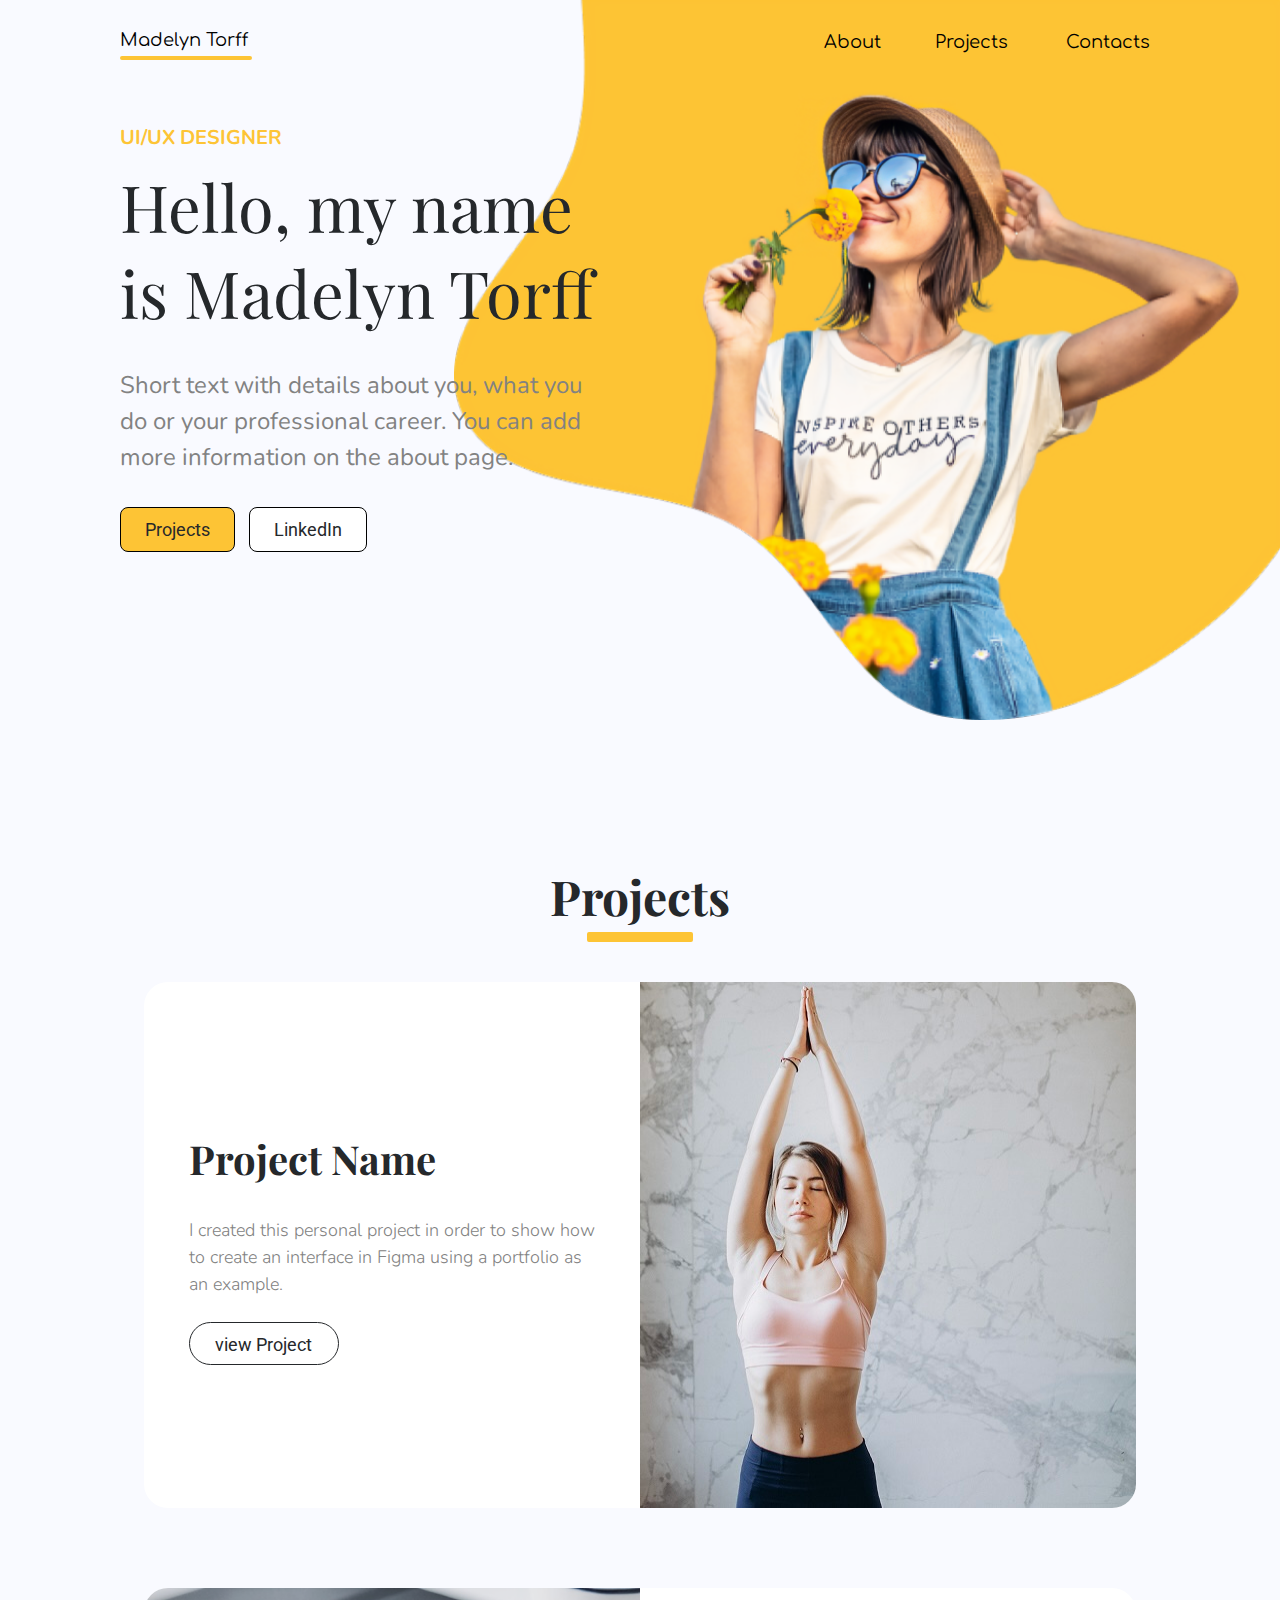
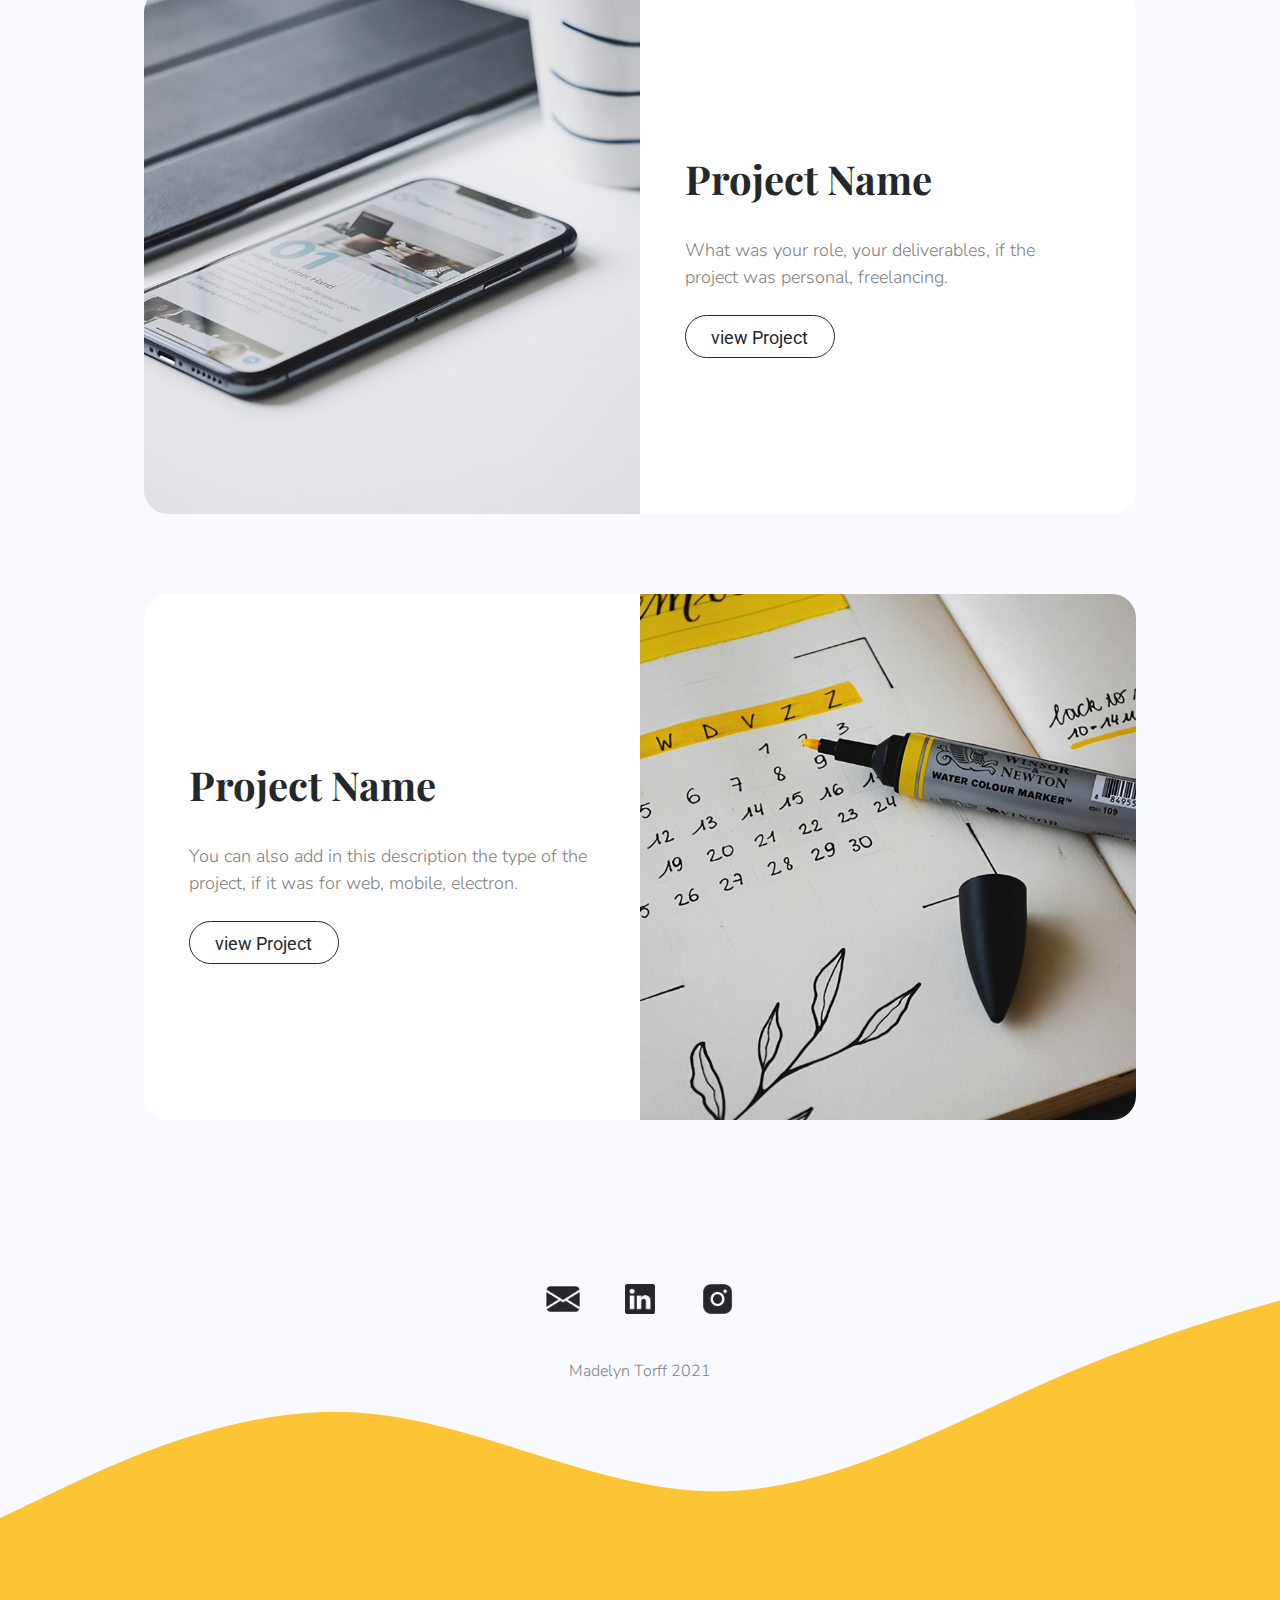
<file: index.html>
<!DOCTYPE html>
<html lang="en">

<head>
    <meta charset="UTF-8">
    <meta name="viewport" content="width=device-width, initial-scale=1.0">
    <title>Madelyn Torff</title>

    <link rel="shortcut icon" href="images/logo.png" type="image/x-icon">


    <link rel="preconnect" href="https://fonts.googleapis.com">
    <link rel="preconnect" href="https://fonts.gstatic.com" crossorigin>
    <link
        href="https://fonts.googleapis.com/css2?family=Comfortaa:wght@300..700&family=Nunito:ital,wght@0,200..1000;1,200..1000&family=Playfair+Display:ital,wght@0,400..900;1,400..900&family=Roboto:ital,wght@0,100..900;1,100..900&display=swap"
        rel="stylesheet">





    <link rel="stylesheet" href="style.css">

</head>

<body>

    <section class="nav-intro-sec">
        <nav class="nav-bar">

            <div class="hamburger">
                <span></span>
                <span></span>
                <span></span>
                <div class="menu-content">
                    <a href="about.html">
                        <div>About</div>
                    </a>
                    <a href="index.html#project-section">
                        <div>Projects</div>
                    </a>
                    <a href="contact.html">
                        <div>Contacts</div>
                    </a>
                </div>
            </div>




            <a href="index.html">
                <div class="left madelyn-wrapper">
                    Madelyn Torff
                </div>
                <hr class="author-underline">
            </a>
            <div class="right">
                <a href="about.html" title="click to know more">
                    <div>About</div>
                </a>
                <a href="#project-section" title="click to explore more projects">
                    <div>Projects</div>
                </a>
                <a href="contact.html" title="know our contact-details">
                    <div>Contacts</div>
                </a>
            </div>

        </nav>

        <article class="intro-left">
            <div class="profession">UI/UX DESIGNER</div>
            <div class="my-name-intro">Hello, my name is Madelyn Torff</div>
            <div class="content">Short text with details about you, what you do or your professional career. You can
                add more information on the about page.</div>
            <div class="buttons">
                <button class="project-button">Projects</button>
                <button class="linkedin-button">LinkedIn</button>
            </div>


        </article>




    </section>
    <div class="wrapper">

        <section class="project-container" id="project-section">
            <div class="project-heading">Projects</div>
            <hr class="project-heading-underline">

            <section class="project-one">

                <article>

                    <header>Project Name</header>
                    <div class="content">I created this personal project in order to show how to create an interface in
                        Figma using a portfolio as an example.</div>
                    <div class="button"><button>view Project</button></div>

                </article>
                <figure>
                    <img src="images/final_image.jpeg" alt="yogo-pic">
                </figure>


            </section>

            <section class="project-two" id="hello">

                <figure>
                    <img src="images/Rectangle 7-2-2.png" alt="mob-pic">
                </figure>
                <article>

                    <header>Project Name</header>
                    <div class="content">What was your role, your deliverables, if the project was personal,
                        freelancing.
                    </div>
                    <div class="button"><button>view Project</button></div>

                </article>

            </section>

            <section class="project-three">

                <article>

                    <header>Project Name</header>
                    <div class="content">You can also add in this description the type of the project, if it was for
                        web,
                        mobile, electron.</div>
                    <div class="button"><button>view Project</button></div>

                </article>
                                <figure>
                    <img src="images/Rectangle 7-3.png" alt="calender-pic">
                </figure>

            </section>

        </section>

        <footer class="web-footer">
            <div class="social-media-handle">
                <a href="#"><img src="images/bi_envelope-fill.png" alt=""></a>
                <a href="#"><img src="images/bi_linkedin.png" alt=""></a>
                <a href="#"><img src="images/ph_instagram-logo-fill.png" alt=""></a>


            </div>
            <div class="web-info">Madelyn Torff 2021</div>
        </footer>
        <div class="footer-bottom-bg"></div>
    </div>




    <script>
        let hamburger = document.querySelector(".nav-bar .hamburger")
        let menuContent = document.querySelector(".nav-bar .menu-content")
        let wrapper = document.querySelector(".wrapper")
        let madelyn_wrapper = document.querySelector(".madelyn-wrapper")
        let navSec = document.querySelector(".nav-intro-sec")
        let intro_left_nav_bar = document.querySelector(".nav-intro-sec  .intro-left")


        hamburger.addEventListener('click', () => {
            menuContent.classList.toggle("menu-content-show")

            hamburger.classList.toggle("hamburger-transform")

            navSec.classList.toggle("blur_bg")

            intro_left_nav_bar.classList.toggle("madelyn-wrapper-blur")


            wrapper.classList.toggle("wrapper-blur")
            madelyn_wrapper.classList.toggle("madelyn-wrapper-blur")


            // // Disable scroll
            // function preventScroll(e) {
            //     e.preventDefault();
            // }

            // window.addEventListener('wheel', preventScroll, { passive: false });
            // window.addEventListener('touchmove', preventScroll, { passive: false });



        })
    </script>


</body>

</html>
</file>
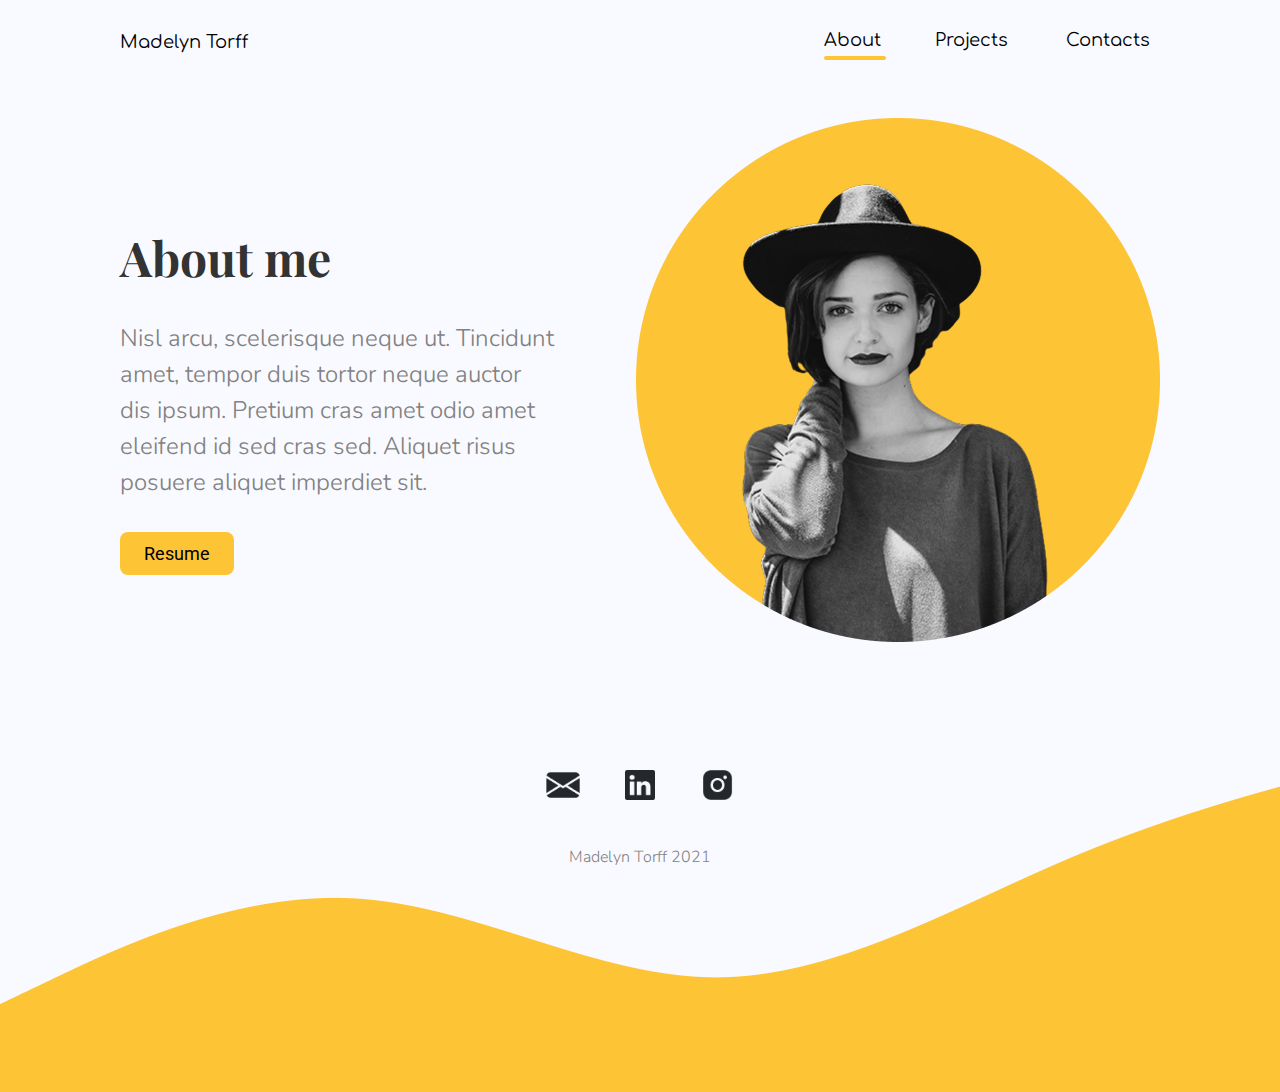
<file: about.html>
<!DOCTYPE html>
<html lang="en">

<head>
    <meta charset="UTF-8">
    <meta name="viewport" content="width=device-width, initial-scale=1.0">
    <title>Madelyn Torff || About</title>


    <link rel="shortcut icon" href="images/logo.png" type="image/x-icon">

    <link rel="preconnect" href="https://fonts.googleapis.com">
    <link rel="preconnect" href="https://fonts.gstatic.com" crossorigin>
    <link
        href="https://fonts.googleapis.com/css2?family=Comfortaa:wght@300..700&family=Nunito:ital,wght@0,200..1000;1,200..1000&family=Playfair+Display:ital,wght@0,400..900;1,400..900&family=Roboto:ital,wght@0,100..900;1,100..900&display=swap"
        rel="stylesheet">


    <link rel="stylesheet" href="about-page-style.css">
    

</head>

<body>
    <nav class="nav-bar">
        <a href="index.html">
            <div class="left">
                Madelyn Torff
            </div>
        </a>
        <div class="right">
            <a href="index.html" title="click to know more">
                <div class="about">About</div>
                <hr class="about-underline">
            </a>

            <a href="http://127.0.0.1:3000/index.html#project-section"  title="click to explore more projects">
                <div>Projects</div>
            </a>
            <a href="contact.html" title="know our contact-details">
                <div>Contacts</div>
            </a>
        </div>
    </nav>
    <section class="about-me-section-container">
        <article class="about-me-section">
            <h2>About me</h2>
            <div class="about-me-section-content">Nisl arcu, scelerisque neque ut. Tincidunt amet, tempor duis tortor
                neque auctor dis ipsum. Pretium cras amet odio amet eleifend id sed cras sed. Aliquet risus posuere
                aliquet imperdiet sit.</div>
            <div class="button"><button>Resume</button></div>
        </article>
        <figure><img src="images/bg-2.png" alt=""></figure>

    </section>

    <footer class="web-footer">
        <div class="social-media-handle">
            <a href="#"><img src="images/bi_envelope-fill.png" alt=""></a>
            <a href="#"><img src="images/bi_linkedin.png" alt=""></a>
            <a href="#"><img src="images/ph_instagram-logo-fill.png" alt=""></a>


        </div>
        <div class="web-info">Madelyn Torff 2021</div>
    </footer>
    <div class="footer-bottom-bg"></div>
</body>

</html>
</file>
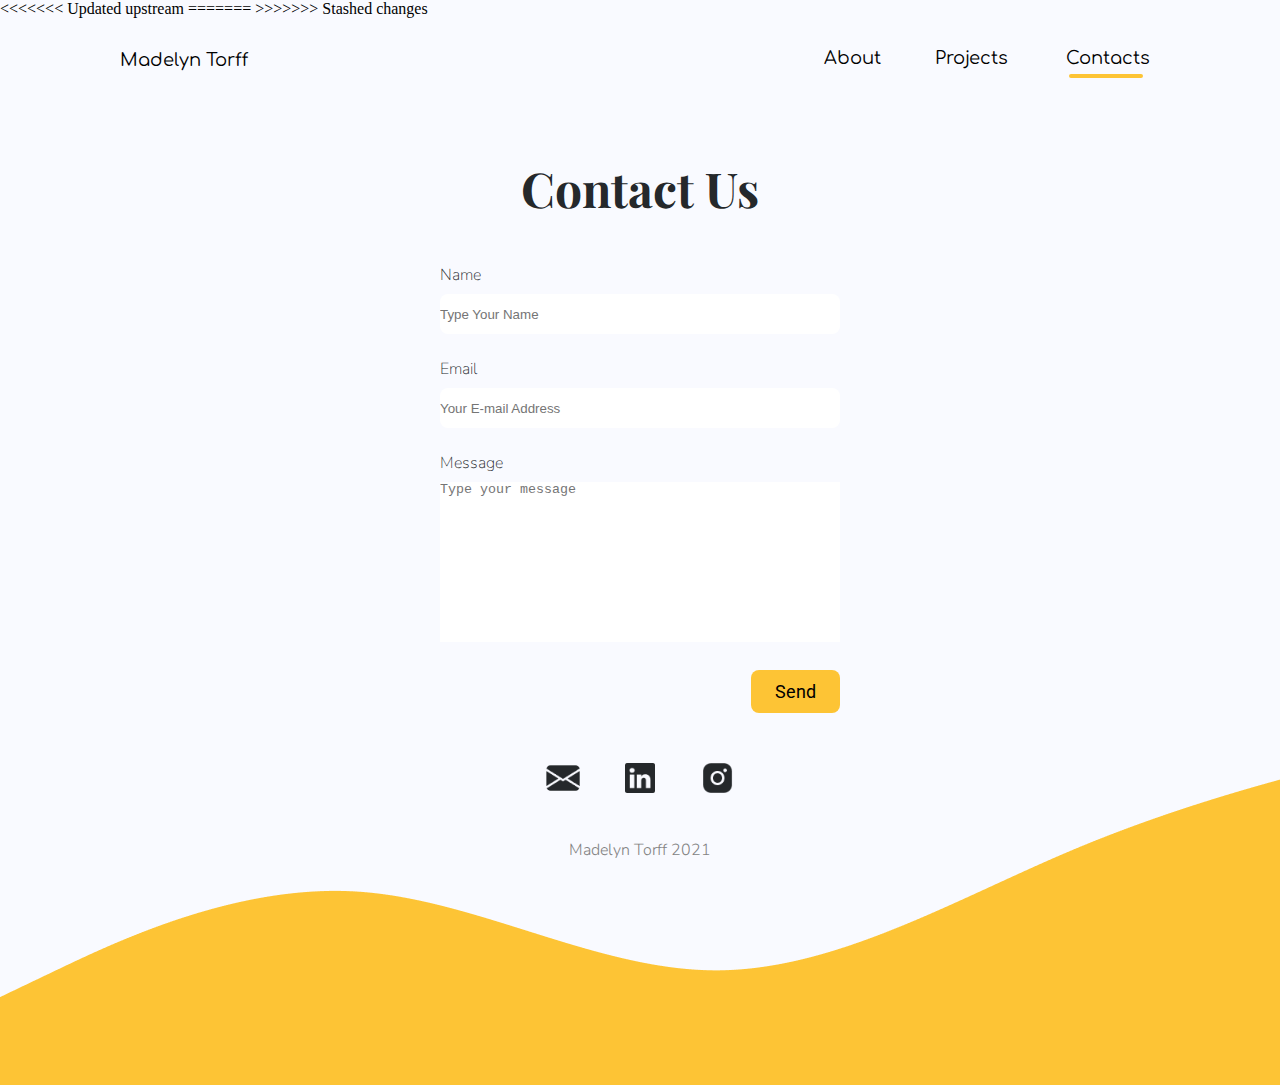
<file: contact.html>
<!DOCTYPE html>
<html lang="en">

<head>
    <meta charset="UTF-8">
    <meta name="viewport" content="width=device-width, initial-scale=1.0">
<<<<<<< Updated upstream
    <title>contact-us</title>


    <link rel="preconnect" href="https://fonts.googleapis.com">
    <link rel="preconnect" href="https://fonts.gstatic.com" crossorigin>
    <link
        href="https://fonts.googleapis.com/css2?family=Comfortaa:wght@300..700&family=Nunito:ital,wght@0,200..1000;1,200..1000&family=Playfair+Display:ital,wght@0,400..900;1,400..900&family=Roboto:ital,wght@0,100..900;1,100..900&display=swap"
        rel="stylesheet">
=======

    <title>Madelyn Torff || contact</title>

    <link rel="shortcut icon" href="images/logo.png" type="image/x-icon">
>>>>>>> Stashed changes

    <link rel="stylesheet" href="contact-style.css">


</head>

<body>
    <nav class="nav-bar">
        <a href="index.html">
            <div class="left">
                Madelyn Torff
            </div>
        </a>
        <div class="right">
            <a href="about.html" title="click to know more">
                <div class="about">About</div>

            </a>

            <a href="index.html#project-section" title="click to explore more projects">
                <div>Projects</div>
            </a>
            <a href="contact.html" title="know our contact-details">
                <div>Contacts</div>
                <hr class="contact-underline">
            </a>
        </div>
    </nav>
    <section class="contact-sec">
        <h1>Contact Us</h1>
        <form class="contact-form">
            <label for="Name">Name</label> <br>
            <input type="text" name="name" id="name" placeholder="Type Your Name"><br>
            <label for="email">Email</label> <br>
            <input type="email" name="email" id="email" placeholder="Your E-mail Address"><br>
            <label for="message">Message</label> <br>
            <textarea name="message" id="message" placeholder="Type your message"></textarea><br>

            <input type="submit" value="Send" class="button">


        </form>
    </section>
    <footer class="web-footer">
        <div class="social-media-handle">
            <a href="#"><img src="images/bi_envelope-fill.png" alt=""></a>
            <a href="#"><img src="images/bi_linkedin.png" alt=""></a>
            <a href="#"><img src="images/ph_instagram-logo-fill.png" alt=""></a>


        </div>
        <div class="web-info">Madelyn Torff 2021</div>
    </footer>
    <div class="footer-bottom-bg"></div>
</body>

</html>
</file>
<file: style.css>
:root {
    --comfort: "Comfortaa", sans-serif;
    --namita: "Nunito", sans-serif;
    --playfair: "Playfair Display", serif;
    --robota: "Roboto", sans-serif;



}
a{
    text-decoration: none;
}

::selection {

    color: rgb(245, 176, 2);

}

html {
    scroll-behavior: smooth;


    scrollbar-color: rgb(225, 175, 48) transparent;

}


body {
    background-color: rgba(249, 250, 255, 1);
}

* {
    margin: 0px;
    padding: 0px;
    color: black;

    a {
        text-decoration: none;
    }
}

.nav-intro-sec {
    background-image: url(images/image-2.png);
    background-repeat: no-repeat;
    background-position: top right;

    background-size: contain;

    height: 720px;



}

.blur_bg {
    background-image: url(images/blur_bg.png);
}



.nav-bar {
    font-family: var(--comfort);
    font-size: 18px;
    font-weight: 400;
    line-height: 180%;
    letter-spacing: 0px;



    display: flex;
    flex-direction: row;
    align-items: center;
    justify-content: space-between;

    height: 56px;

    padding: 14px 120px;






}

.wrapper-blur {
    filter: blur(2px);

}

.madelyn-wrapper-blur {
    filter: blur(2px);


}


.nav-bar .hamburger {
    position: relative;
    cursor: pointer;
    filter: none;
    z-index: 1;
    display: none;

}

.nav-bar .hamburger-transform span {
    transition: all ease 0.2s;
}

.nav-bar .hamburger-transform span:nth-child(1) {
    transform: translateY(8px) rotate(45deg);
}

.nav-bar .hamburger-transform span:nth-child(3) {
    transform: translateY(-4px) rotate(-45deg);
}

.nav-bar .hamburger-transform span:nth-child(2) {
    opacity: 0;
}

.nav-bar .hamburger span {
    display: block;
    width: 35px;
    height: 2px;
    background-color: black;
    margin: 3px;
}

.nav-bar .hamburger .menu-content {
    position: absolute;
    top: 30px;
    left: 0px;
    color: white;
    opacity: 0;
    transform: translateY(-20px);
    transition: all ease 0.3s;

    pointer-events: none;



}

.nav-bar .hamburger .menu-content-show {
    opacity: 1;
    transform: translateY(0);
    pointer-events: all;
}

.nav-bar .hamburger .menu-content div {

    margin: 15px 0;
    background-color: rgb(219, 170, 44);
    color: white;
    border-radius: 20px;
    text-align: center;
    padding: 6px;
    width: 90px;

}


.nav-bar .hamburger .menu-content div:hover {
    background-color: rgb(215, 156, 8);
}


.nav-bar a .left {
    transition: all linear 0.1s;

}

.nav-bar a .author-underline {
    border: 2px solid rgba(253, 196, 53, 1);
    color: rgba(253, 196, 53, 1);
    border-radius: 2px;
    width: 100%;
}


.nav-bar .right {
    display: flex;
    gap: 48px;


}

.nav-bar .right>*:first-child {
    width: 63px;
}

.nav-bar .right a:nth-child(2) {
    width: 83px;

}

.nav-bar .right a:nth-child(3) {
    width: 94px;

}


.nav-bar .right a {
    text-decoration: none;


    transition: all 0.1s linear;

}

.nav-bar .right a:hover,
.nav-bar a .left:hover {
    font-size: 21px;
}


.nav-intro-sec .intro-left {
    width: 486px;
    height: 421px;

    margin: 40px 120px;
}

.nav-intro-sec .intro-left .profession {
    color: rgba(253, 196, 53, 1);
    font-size: 20px;
    font-family: var(--namita);
    font-weight: bold;
    line-height: auto;
    letter-spacing: 0%;
    text-align: left;
}

.nav-intro-sec .intro-left .my-name-intro {
    font-family: var(--playfair);
    font-size: 65px;
    color: rgba(37, 40, 43, 1);
    margin-top: 12px;
}

.nav-intro-sec .intro-left .content {
    color: rgba(130, 130, 130, 1);
    font-family: var(--namita);
    font-size: 24px;
    line-height: 150%;
    letter-spacing: 0%;
    margin: 32px 0px;

}

.nav-intro-sec .intro-left .buttons button {
    padding: 8px 24px;
    color: rgba(37, 40, 43, 1);
    border-radius: 8px;
    border: solid rgba(0, 0, 0, 1) 1px;
    background: white;

    font-family: var(--robota);
    line-height: 150%;
    letter-spacing: 0%;
    font-size: 18px;
    color: rgba(37, 40, 43, 1);
    transition: all ease 0.18s;
}

.nav-intro-sec .intro-left .buttons .project-button {
    background-color: rgba(253, 196, 53, 1);
    margin-right: 10px;
}

.nav-intro-sec .intro-left .buttons .project-button:hover {

    font-size: 20px;
}

.nav-intro-sec .intro-left .buttons .linkedin-button:hover {
    font-size: 20px;



}

.project-container {

    display: flex;
    flex-direction: column;
    align-items: center;
    margin-top: 140px;

}

.project-container .project-heading {
    font-size: 48px;
    font-family: var(--playfair);
    color: rgba(37, 40, 43, 1);
    font-weight: bold;
    line-height: 72px;
    letter-spacing: 0%;

    text-align: center;
}

.project-container .project-heading-underline {
    margin-top: 5px;
    width: 100px;
    height: 4px;
    border-radius: 2px;
    background-color: rgba(253, 196, 53, 1);
    border: solid rgba(253, 196, 53, 1);
    margin: 0 auto;

}

.project-container .project-one,
.project-container .project-two,
.project-container .project-three {
    display: flex;
    flex-direction: row;
    justify-content: space-between;
    object-fit: cover;
    width: 992px;
    align-items: center;

    border-radius: 24px;




    background-color: rgba(255, 255, 255, 1);
    margin: 40px 0;

    object-fit: cover;
    overflow: hidden;
    padding-bottom: 0px;





}

.project-container .project-one header,
.project-container .project-two header,
.project-container .project-three header {
    color: rgba(37, 40, 43, 1);
    padding: 4px 0px;
    font-family: var(--playfair);
    font-size: 40px;
    line-height: 150%;
    font-weight: bold;
    letter-spacing: 0%;



}

.project-container .project-one article,
.project-container .project-two article,
.project-container .project-three article {

    display: flex;
    flex-direction: column;

    justify-content: center;

    width: 406.68px;
    height: 232px;

    margin: 0 auto;


}

.project-container .project-one article .content,
.project-container .project-two article .content,
.project-container .project-three article .content {
    margin: 24px 0;
    font-weight: 300;
    font-family: var(--namita);
    font-size: 18px;
    line-height: 150%;
    letter-spacing: 0%;
    color: rgba(130, 130, 130, 1);

}

.project-container .project-one article button,
.project-container .project-two article button,
.project-container .project-three article button {
    width: 150px;
    height: 43px;
    padding: 8px 24px;
    opacity: 100%;
    border-radius: 24px;
    border: 1px solid rgba(37, 40, 43, 1);

    font-family: var(--robota);
    font-size: 18px;
    color: rgba(37, 40, 43, 1);
    font-weight: normal;
    line-height: 150%;
    letter-spacing: 0%;
    background-color: white;



}

.project-container .project-one article button:hover,
.project-container .project-two article button:hover,
.project-container .project-three article button:hover {
    box-shadow: 0 0 25px gray;
    cursor: pointer
}

.project-container figure {
    margin: 0;
    padding: 0px;
    height: 526px;
}

.project-container figure img {
    width: 496px;
    height: 526px;
    /* border-radius: 24px; */

}

.web-footer {

    display: flex;
    flex-direction: column;
    align-items: center;
    width: 192px;
    height: 102px;
    margin: 0 auto;
    margin-top: 120px;


}

.web-footer .social-media-handle {

    display: flex;
    flex-direction: row;
    width: 192px;
    height: 48px;
    gap: 24px;
    justify-content: space-between;
    margin-bottom: 32px;

}

.web-footer .social-media-handle img {
    width: 37.5px;
    height: 37.5px;



}

.web-footer .web-info {
    font-family: var(--namita);
    font-weight: 300;
    line-height: auto;
    letter-spacing: 0%;
    font-family: 16px;
    opacity: 100%;
    color: rgba(130, 130, 130, 1);
}

.footer-bottom-bg {
    background-image: url(images/Vector.png);
    background-repeat: no-repeat;
    background-size: cover;
    width: 100%;
    height: 344px;

    margin-top: -120px;
}

@media screen and (max-width:1214px) {
    .nav-intro-sec {
        height: auto;
    }

    .nav-intro-sec .intro-left {
        margin-top: 800px;
    }

    .nav-bar a .author-underline {
        border: 2px solid rgba(195, 151, 40, 1);
    }

    .nav-intro-sec .intro-left .my-name-intro {
        font-size: 58px;
    }


}

@media screen and (max-width:1071px) {

    .project-container .project-one,
    .project-container .project-two,
    .project-container .project-three {
        width: 800px;
        gap: 20px;
        /* padding-left: 25px; */
    }

    .project-container .project-one article,
    .project-container .project-two article,
    .project-container .project-three article {
        padding-left: 25px;
        height: auto;
    }

    .project-container figure img {
        width: 400px;
        height: auto;
    }

    .project-container figure {
        height: auto;
    }

    .nav-intro-sec .intro-left {
        margin-top: 750px;
    }

    .project-container .project-one header,
    .project-container .project-two header,
    .project-container .project-three header {

        font-size: 35px;
    }


}

@media screen and (max-width:963px) {
    .nav-intro-sec .intro-left {
        margin: auto;
        margin-top: 73%;
    }


}

@media screen and (max-width:860px) {

    .project-container .project-one,
    .project-container .project-two,
    .project-container .project-three {
        width: 600px;

    }

    .project-container figure img {
        width: 300px;

    }

    .nav-bar {
        padding: 14px 25px;
    }

    .nav-bar .right {
        gap: 30px;
    }

    .nav-intro-sec .intro-left .my-name-intro {
        font-size: 55px;
    }

    .nav-bar .right a:hover,
    .nav-bar a .left:hover {
        font-size: 19px;
    }

}

@media screen and (max-width:630px) {

    .project-container .project-one,
    .project-container .project-two,
    .project-container .project-three {
        width: 500px;

    }

    .project-container figure img {
        width: 250px;

    }

    .nav-bar {
        padding: 14px 20px;
        font-size: 16px;
    }

    .nav-bar .right {
        gap: 27px;
    }

    .project-container .project-one header,
    .project-container .project-two header,
    .project-container .project-three header {
        font-size: 30px;
    }

    .project-container .project-one article .content,
    .project-container .project-two article .content,
    .project-container .project-three article .content {
        font-size: 16px;
    }

    .project-container .project-one article button,
    .project-container .project-two article button,
    .project-container .project-three article button {
        font-size: 16px;
        margin: 30px;
    }

    .nav-intro-sec .intro-left .my-name-intro {
        font-size: 50px;
    }

    .nav-intro-sec .intro-left .content {
        font-size: 19px;
    }

}

@media screen and (max-width:530px) {
    .project-container figure img {
        width: 200px;
    }

    .project-container .project-one article .content,
    .project-container .project-two article .content,
    .project-container .project-three article .content {
        margin: 5px 0;
    }

    .project-container .project-one,
    .project-container .project-two,
    .project-container .project-three {
        width: 90%;
    }

    .project-container .project-one header,
    .project-container .project-two header,
    .project-container .project-three header {
        font-size: 24px;
    }

    .project-container .project-one article .content,
    .project-container .project-two article .content,
    .project-container .project-three article .content {
        font-size: 15px;
    }

    .project-container .project-one article button,
    .project-container .project-two article button,
    .project-container .project-three article button {
        margin: 5px;
        padding: 0px 8px;
        line-height: 100%;
        height: 30px;
        font-size: 15px;
    }

    .nav-intro-sec .intro-left {
        width: fit-content;
        height: auto;
        margin-left: 10px;
    }

    .nav-intro-sec .intro-left .content {
        margin: 20px 0px;

    }

    .nav-intro-sec .intro-left {
        margin-left: 14px;
    }

    .nav-intro-sec .intro-left .buttons button {
        font-size: 16px;
        padding: 4px 18px;

    }

    .nav-intro-sec .intro-left .my-name-intro {

        padding: 4px 0px;
        font-size: 45px;
    }

    .nav-bar .right a:hover,
    .nav-bar a .left:hover {
        font-size: 17px;
    }

    .nav-bar .right {
        display: none;
    }

    .nav-bar .hamburger{
        display: block;
    }
}
@media screen and (max-width:510px) {
    
        .project-container .project-one,   .project-container .project-three {
            flex-direction: column-reverse;
            background-color:transparent;
        }
        .project-container .project-two {
                        flex-direction: column ;
            background-color:transparent;

        }
        
            .project-container .project-one article, .project-container .project-two article, .project-container .project-three article{
                background-color: white;
                width:60%;
                height: none;
                padding:20px;
                text-align: justify;
                border-radius: 20px;
                gap:10px;
            }
                .project-container figure img {
                    border-radius: 20px;
                    box-shadow: 0 5px 5px gray;
                }
               .nav-intro-sec .intro-left {
                padding:20px
               }
                   .nav-intro-sec .intro-left .my-name-intro{
                    font-size: 30px;
                   }
                       .project-container .project-one article .button, .project-container .project-two article .button, .project-container .project-three article .button{
                        display: flex;
                        justify-content: center;
                       }


}
</file>
<file: about-page-style.css>
:root{
    --comfort : "Comfortaa", sans-serif;
    --namita :  "Nunito", sans-serif;
    --playfair :  "Playfair Display", serif;
    --robota  :  "Roboto", sans-serif;



}
::selection{
 
 
    color: rgb(245, 176, 2) ;

}
html{
    scroll-behavior:smooth;
  
   
    scrollbar-color:  rgb(225, 175, 48) transparent;
  
}
body{
    background-color: rgba(249, 250, 255, 1);
}
*{
        margin:0px;
    padding: 0px;
    color:black;
    a{
        text-decoration: none;
    }
}
.nav-bar{
    font-family: var(--comfort);
    font-size: 18px;
    font-weight:400;
    line-height: 180%;
    letter-spacing: 0px;

    

    display: flex;
    flex-direction: row;
    align-items: center;
    justify-content:space-between;

    height: 56px;

    padding:14px 120px;

 





}
.nav-bar .left{
    transition: all linear 0.1s;
}


 

.nav-bar .right {
    display: flex;
    gap: 48px;


}

.nav-bar .right>*:first-child{
    width:63px;


   
}
.nav-bar .right a:nth-child(2){
    width:83px;
    
}
.nav-bar .right a:nth-child(3){
    width:94px;
    
}


.nav-bar .right a{
    text-decoration: none;


    transition: all 0.1s linear;

}
.nav-bar .right a:hover, .nav-bar a .left:hover{
    font-size:21px;
}
.nav-bar .right .about-underline{
    border:2px solid rgba(253, 196, 53, 1) ;

    border-radius: 2px;
    width:58px;
 
    
 
}
 

.about-me-section-container{
    display: flex;
    flex-direction: row;
    margin-top: 34px;
    padding-left: 120px;
    padding-right: 120px;
    
     justify-content: space-between;
     gap:80px;
     align-items: center;

    
}


.about-me-section-container figure img{
    width: 524px;
    height: 524px;
 
   
}
.about-me-section-container .about-me-section{
    width:588px;
    height: 313px;
  
}

.about-me-section-container .about-me-section h2{
    font-family: var(--playfair);
    line-height: 130%;
    letter-spacing: 0%;
    font-size: 48px;
    font-weight: bold;
    color: rgba(51, 51, 51, 1);
}

.about-me-section-container .about-me-section .about-me-section-content{
    font-family: var(--namita);
    font-size: 24px;
    line-height: 150%;
    letter-spacing: 0%;
    font-weight: 330;
    color: rgba(130, 130, 130, 1);
    padding:32px 0;
}
.about-me-section-container .about-me-section .button button{
    width:114px;
    height: 43px;
    padding:8px 24px;
    border-radius: 8px;
    opacity: 100%;
    background-color: rgba(253, 196, 53, 1);

    font-family: var(--robota);
    font-size: 18px;
    font-weight: normal;
    border:none;
}

.web-footer{
  
    display: flex;
    flex-direction:column;
    align-items: center;
    width: 192px;
    height: 102px;
    margin:0 auto;
      margin-top: 120px;
 
 
 }
.web-footer .social-media-handle{
 
    display:flex;
    flex-direction: row;
    width:192px;
    height: 48px;
    gap:24px;
    justify-content: space-between;
    margin-bottom: 32px;

}
.web-footer .social-media-handle img{
    width:37.5px ;
    height: 37.5px;
 
    
    
}
.web-footer .web-info{
    font-family: var(--namita);
    font-weight: 300;
    line-height: auto;
    letter-spacing: 0%;
    font-family: 16px;
    opacity: 100%;
    color:rgba(130, 130, 130, 1);
}

.footer-bottom-bg{
    background-image: url(images/Vector.png);
    background-repeat: no-repeat;
    background-size: cover;
    width: 100%;
    height: 344px;
 
    margin-top: -120px;
}
</file>
<file: contact-style.css>
:root{
    --comfort : "Comfortaa", sans-serif;
    --namita :  "Nunito", sans-serif;
    --playfair :  "Playfair Display", serif;
    --robota  :  "Roboto", sans-serif;



}
::selection{
 
 
    color: rgb(245, 176, 2) ;

}
html{
    scroll-behavior:smooth;
  
   
    scrollbar-color:  rgb(225, 175, 48) transparent;
  
}
body{
    background-color: rgba(249, 250, 255, 1);
}
*{
        margin:0px;
    padding: 0px;
    color:black;
    a{
        text-decoration: none;
    }
}
.nav-bar{
    font-family: var(--comfort);
    font-size: 18px;
    font-weight:400;
    line-height: 180%;
    letter-spacing: 0px;

    

    display: flex;
    flex-direction: row;
    align-items: center;
    justify-content:space-between;

    height: 56px;

    padding:14px 120px;

 





}
.nav-bar .left{
    transition: all linear 0.1s;
}


 

.nav-bar .right {
    display: flex;
    gap: 48px;


}

.nav-bar .right>*:first-child{
    width:63px;


   
}
.nav-bar .right a:nth-child(2){
    width:83px;
    
}
.nav-bar .right a:nth-child(3){
    width:94px;
    
}


.nav-bar .right a{
    text-decoration: none;


    transition: all 0.1s linear;

}
.nav-bar .right a:hover, .nav-bar a .left:hover{
    font-size:21px;
}
.nav-bar .right .contact-underline{
    border:2px solid rgba(253, 196, 53, 1) ;

    border-radius: 2px;
    width:70px;
    margin-left: 3px;
 
    
 
}
.contact-sec {
 

    margin:0 auto;
}

.contact-sec h1{
    font-family: var(--playfair);
    font-size: 48px;
    font-weight:bold;
    color:rgba(37, 40, 43, 1);
    line-height: 72px;
    letter-spacing: 05;

    text-align: center;
    margin-top: 50px;
    margin-bottom: 40px;
}

.contact-sec .contact-form{
    width: 400px;
    height: 445px;

    margin: 0 auto;
    
}


.contact-sec .contact-form label{
    font-family: var(--namita);
    font-size: 16px;
    font-weight:lighter;
    line-height: auto;
    letter-spacing: 0%;
    color:rgba(37, 40, 43, 1);
    width: 100%;
    display: inline-block;
    margin-bottom: 8px;


}
.contact-sec .contact-form input{
    width:400px;
    height:40px;
   margin-bottom: 24px;
   border-radius: 8px;
   background-color: white;
   border:none;
}
.contact-sec .contact-form textarea{
    width: 400px;
    height: 160px;
    resize:none;
    margin-bottom: 24px;
    border:none;
}

.contact-sec .contact-form .button{
    width:89px;
    height: 43px;
    padding:8px 24px;
    background-color: rgba(253, 196, 53, 1);
    border-radius: 8px;
    opacity: 100%;
  border:none;

  

    font-family: var(--robota);
    font-size: 18px;
    font-weight: normal;
    line-height: 150%;
    letter-spacing: 0%;
    position: relative;
    left: 311px;

    

}






.web-footer{
  
    display: flex;
    flex-direction:column;
    align-items: center;
    width: 192px;
    height: 102px;
    margin:0 auto;
      margin-top: 50px;
 
 
 }
.web-footer .social-media-handle{
 
    display:flex;
    flex-direction: row;
    width:192px;
    height: 48px;
    gap:24px;
    justify-content: space-between;
    margin-bottom: 32px;

}
.web-footer .social-media-handle img{
    width:37.5px ;
    height: 37.5px;
 
    
    
}
.web-footer .web-info{
    font-family: var(--namita);
    font-weight: 300;
    line-height: auto;
    letter-spacing: 0%;
    font-family: 16px;
    opacity: 100%;
    color:rgba(130, 130, 130, 1);
}

.footer-bottom-bg{
    background-image: url(images/Vector.png);
    background-repeat: no-repeat;
    background-size: cover;
    width: 100%;
    height: 344px;
 
    margin-top: -120px;
}
</file>
